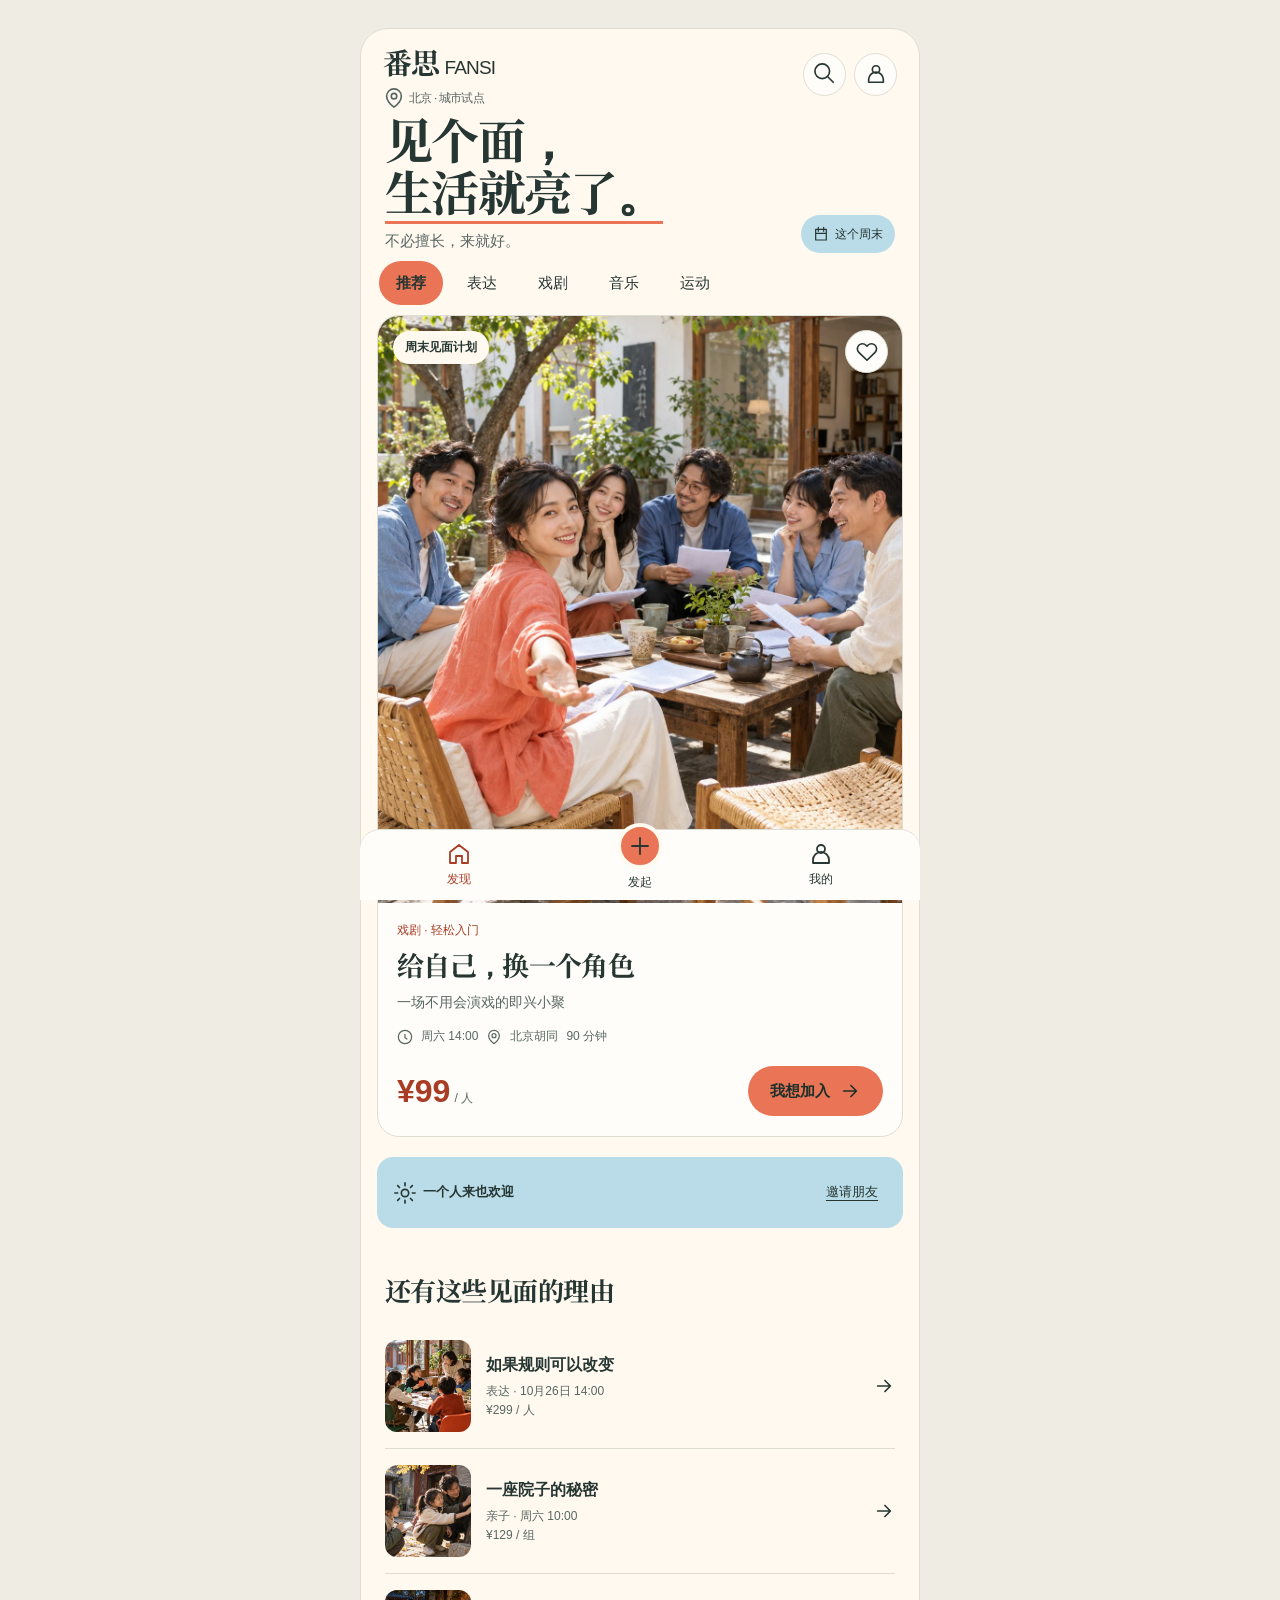
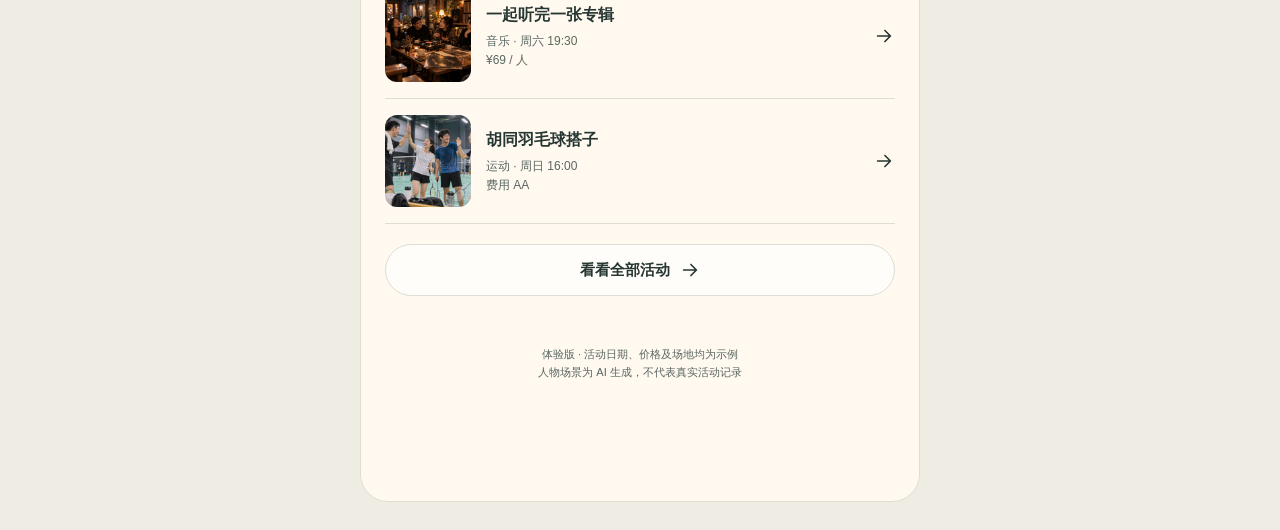
<file: public/index.html>
<!doctype html>
<html lang="zh-CN"><head><meta charset="utf-8"><meta name="viewport" content="width=device-width,initial-scale=1,viewport-fit=cover"><meta name="theme-color" content="#FFF9F0"><meta name="description" content="番思，让生活一起发生。发现表达、戏剧、音乐、运动和亲子小聚。"><title>见个面，生活就亮了｜番思 FANSI</title><link rel="stylesheet" href="app.css?v=20261013"><script defer src="app.js?v=20261013"></script></head><body data-page="home"><a class="skip" href="#content">跳转到内容</a><div class="app" id="app"></div><div id="toast" role="status" aria-live="polite"></div><noscript>此交互 Demo 需要启用 JavaScript。请在浏览器设置中启用后刷新。</noscript></body></html>
</file>
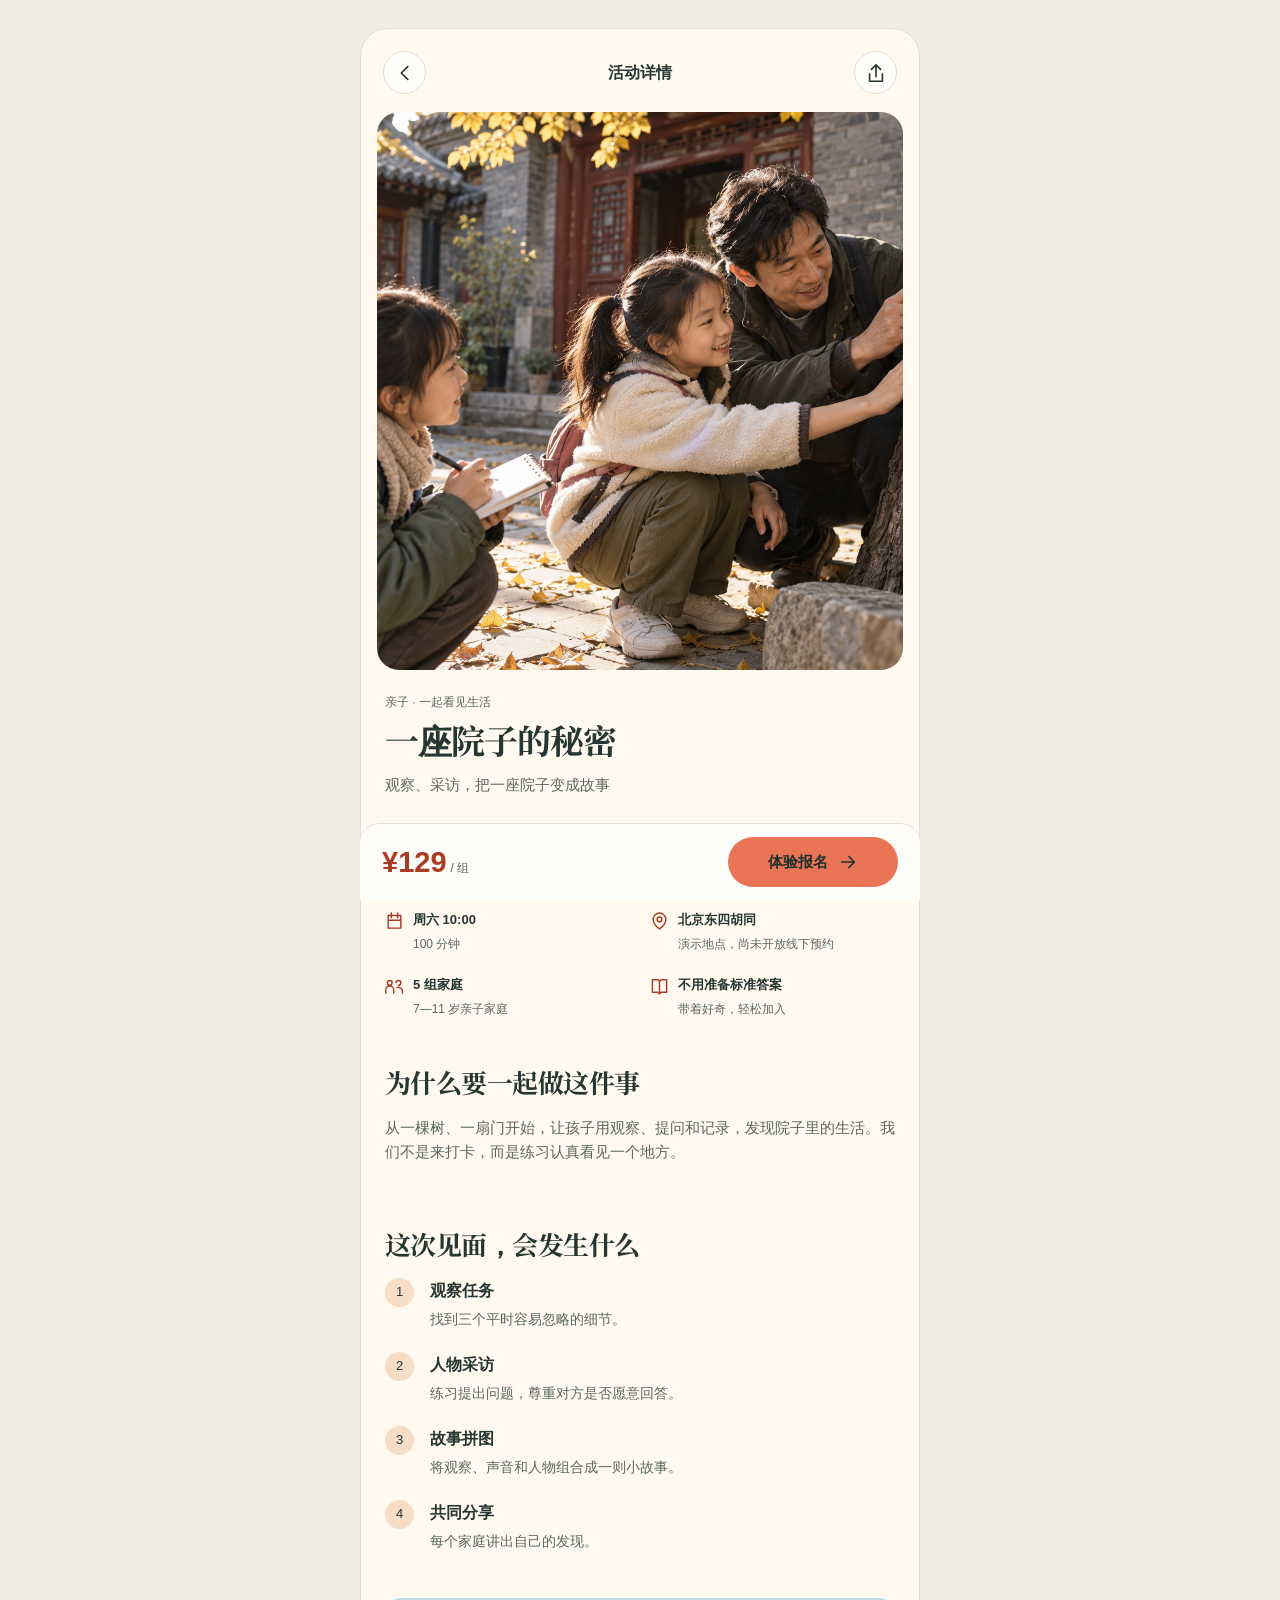
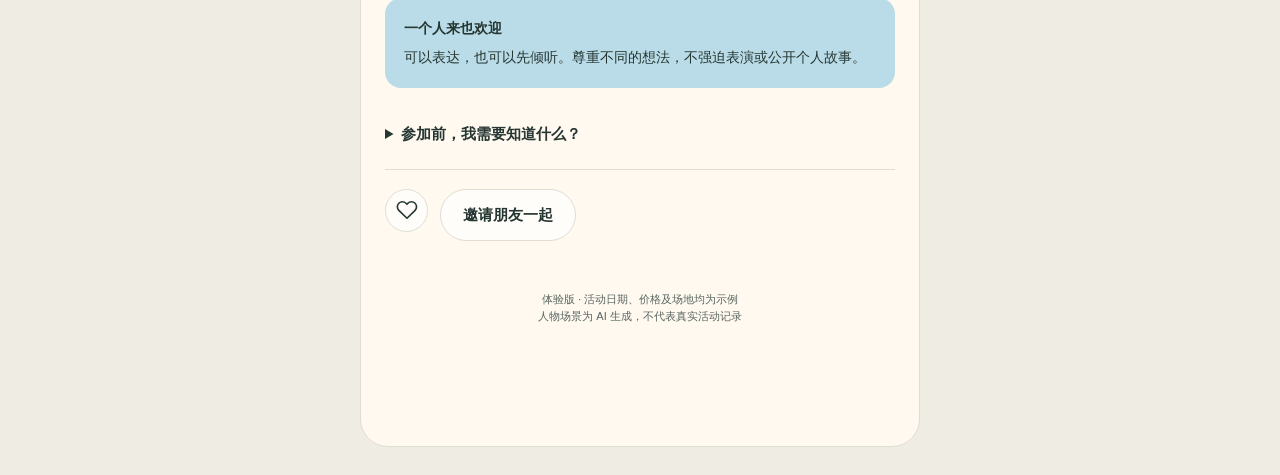
<file: public/activity.html>
<!doctype html>
<html lang="zh-CN"><head><meta charset="utf-8"><meta name="viewport" content="width=device-width,initial-scale=1,viewport-fit=cover"><meta name="theme-color" content="#FFF9F0"><meta name="description" content="番思，让生活一起发生。发现表达、戏剧、音乐、运动和亲子小聚。"><title>活动详情｜番思 FANSI</title><link rel="stylesheet" href="app.css?v=20261013"><script defer src="app.js?v=20261013"></script></head><body data-page="detail"><a class="skip" href="#content">跳转到内容</a><div class="app" id="app"></div><div id="toast" role="status" aria-live="polite"></div><noscript>此交互 Demo 需要启用 JavaScript。请在浏览器设置中启用后刷新。</noscript></body></html>
</file>
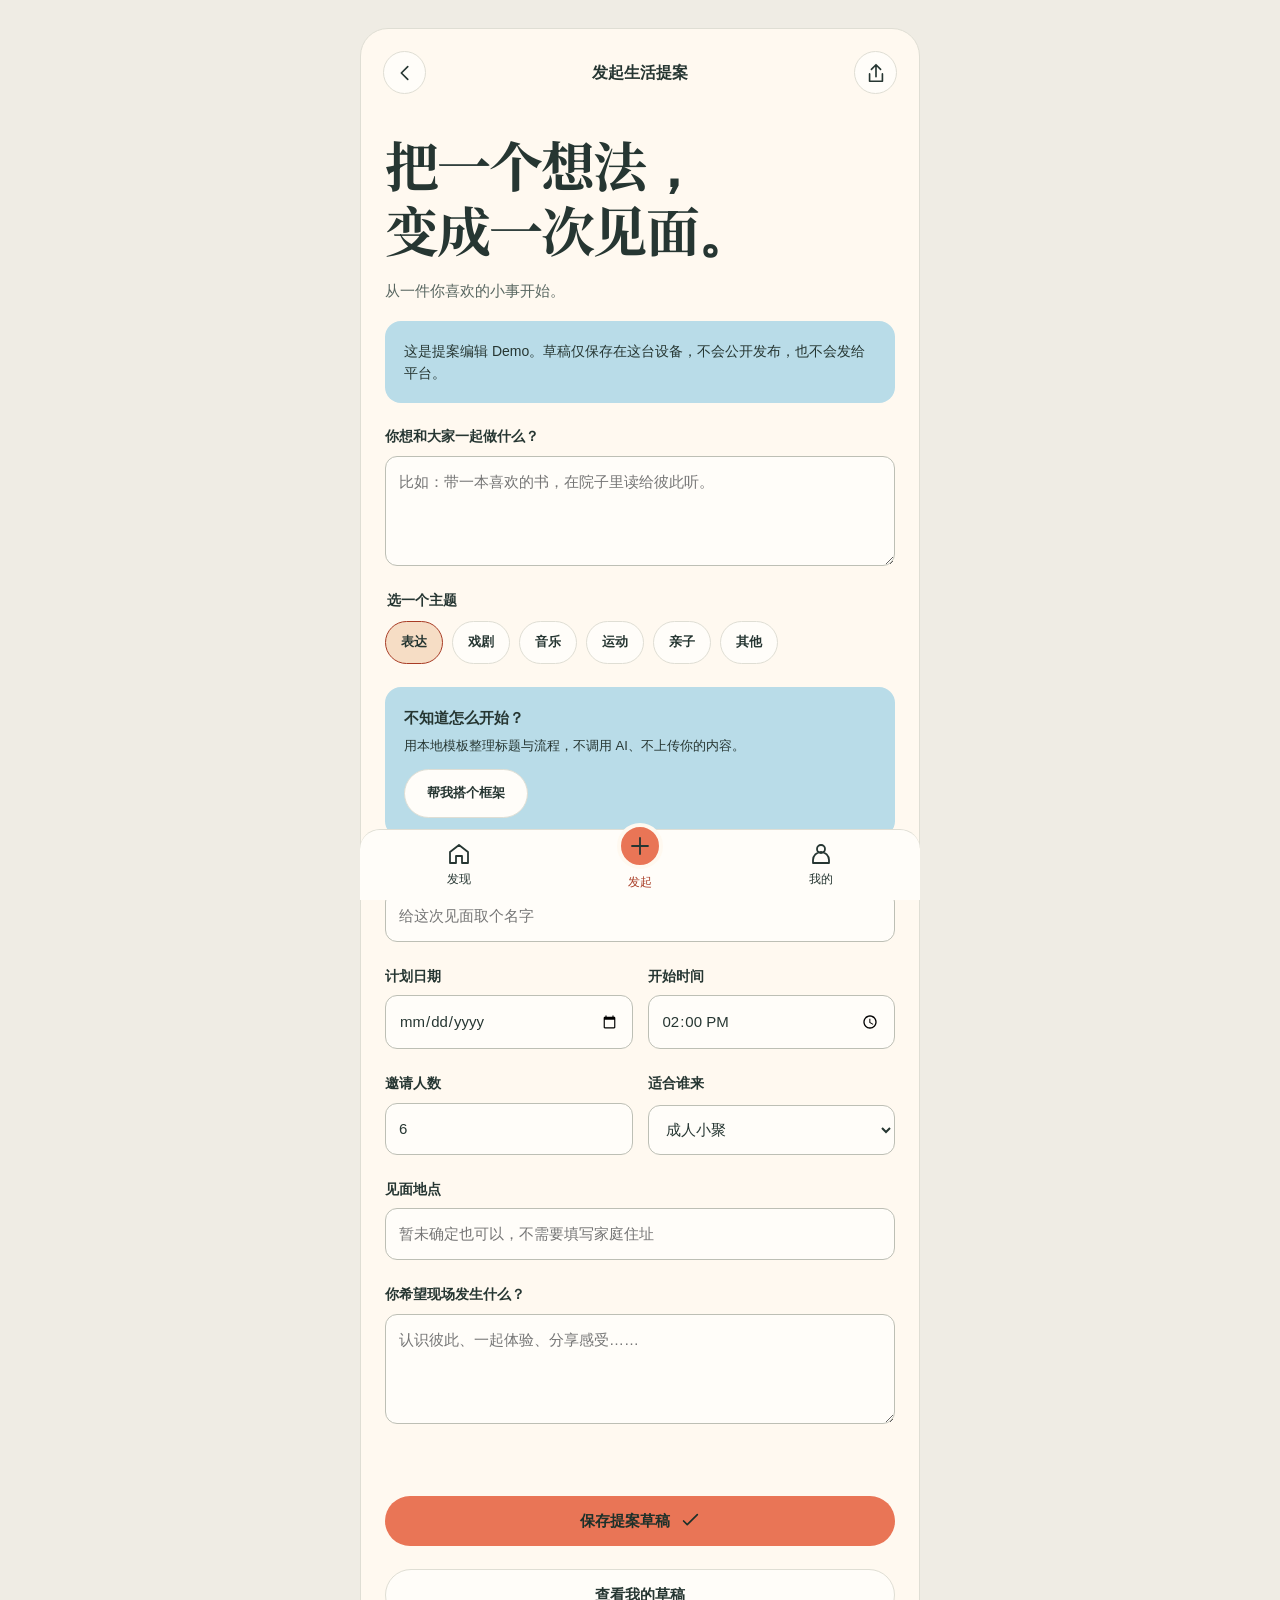
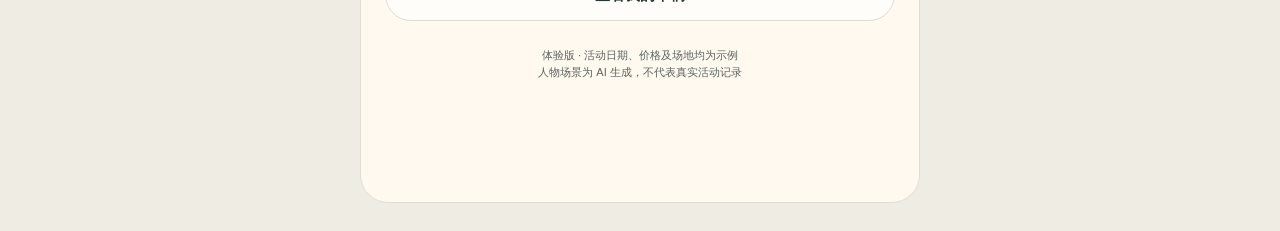
<file: public/create.html>
<!doctype html>
<html lang="zh-CN"><head><meta charset="utf-8"><meta name="viewport" content="width=device-width,initial-scale=1,viewport-fit=cover"><meta name="theme-color" content="#FFF9F0"><meta name="description" content="番思，让生活一起发生。发现表达、戏剧、音乐、运动和亲子小聚。"><title>发起生活提案｜番思 FANSI</title><link rel="stylesheet" href="app.css?v=20261013"><script defer src="app.js?v=20261013"></script></head><body data-page="create"><a class="skip" href="#content">跳转到内容</a><div class="app" id="app"></div><div id="toast" role="status" aria-live="polite"></div><noscript>此交互 Demo 需要启用 JavaScript。请在浏览器设置中启用后刷新。</noscript></body></html>
</file>
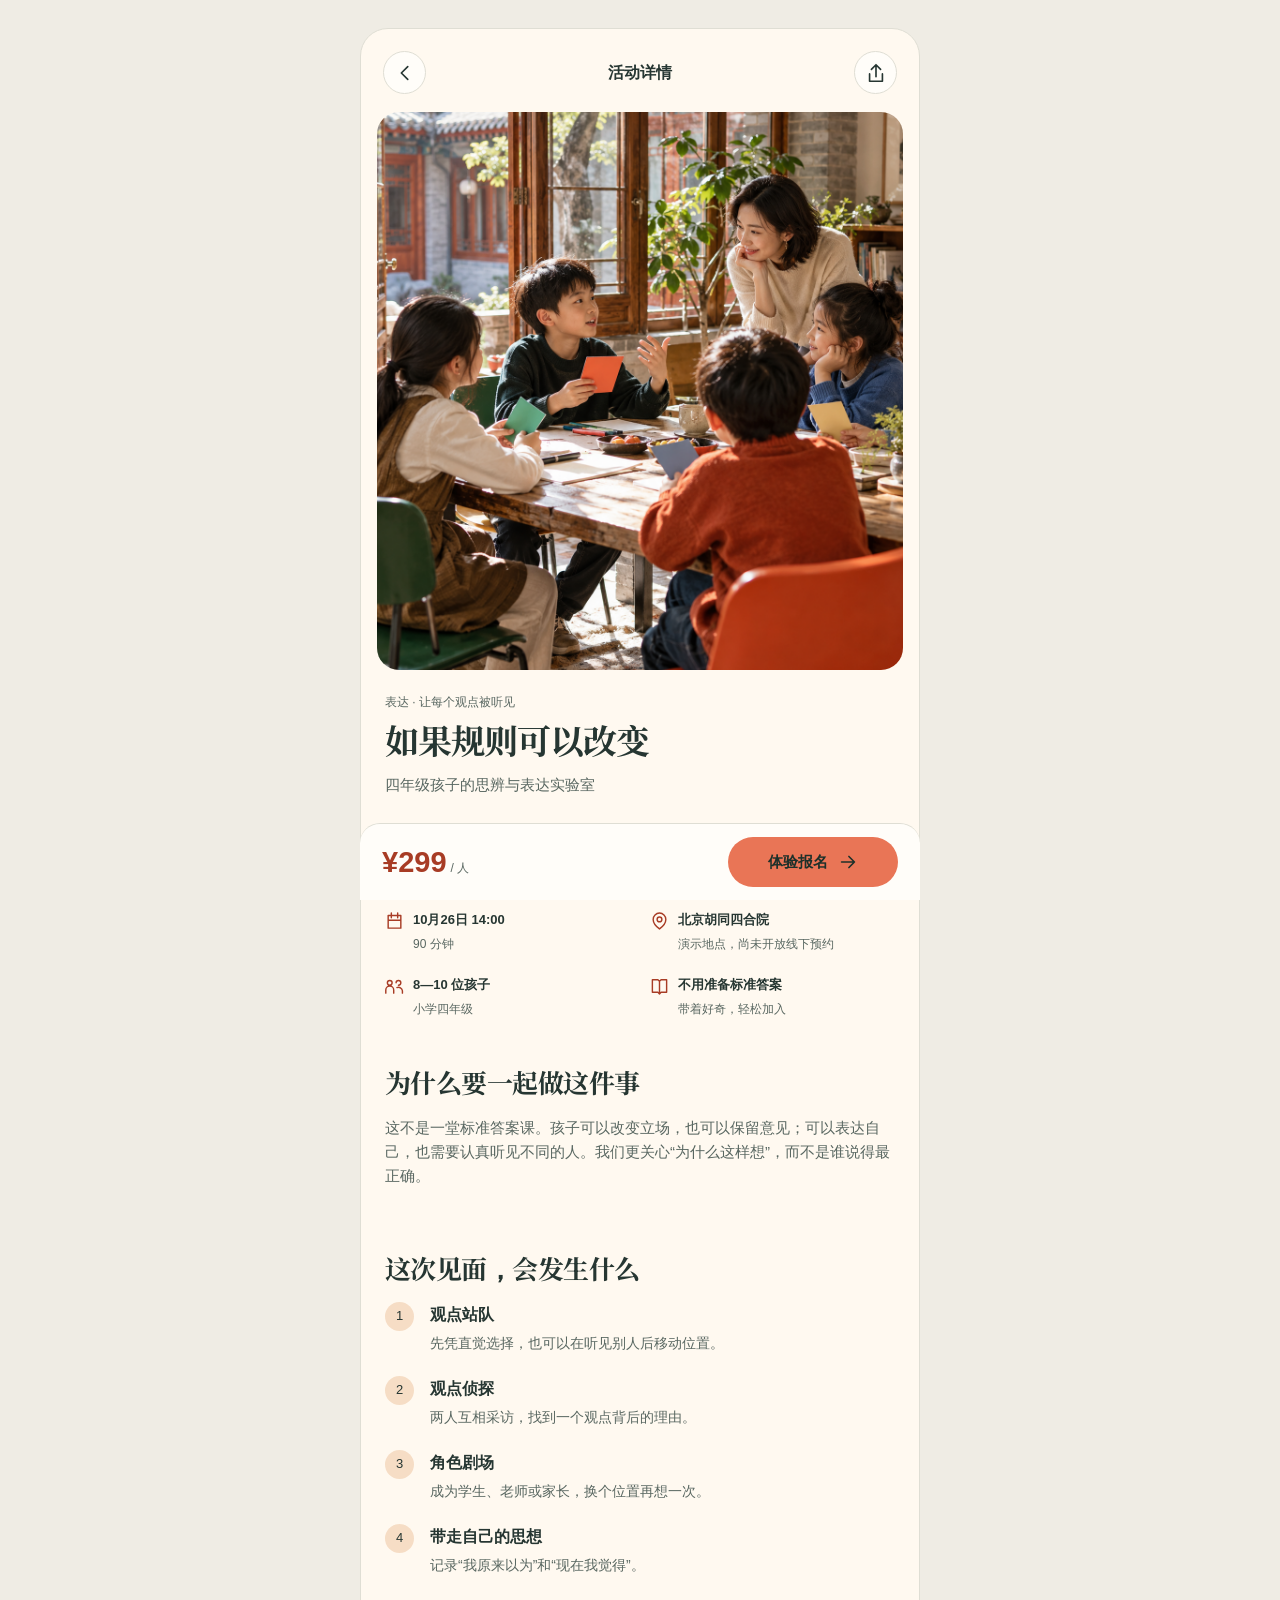
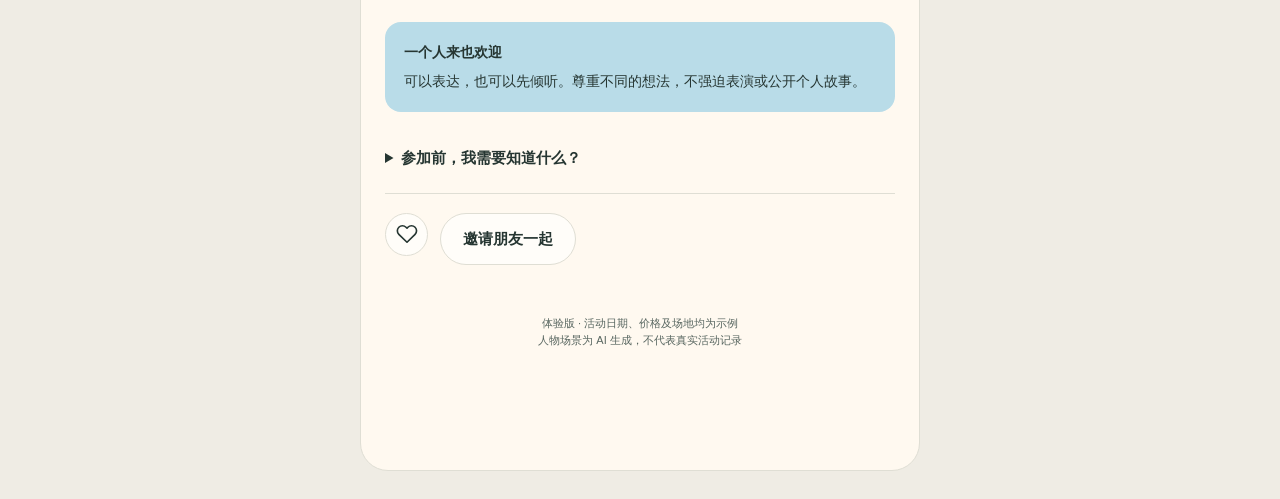
<file: public/event-detail.html>
<!doctype html>
<html lang="zh-CN"><head><meta charset="utf-8"><meta name="viewport" content="width=device-width,initial-scale=1,viewport-fit=cover"><meta name="theme-color" content="#FFF9F0"><meta name="description" content="番思，让生活一起发生。发现表达、戏剧、音乐、运动和亲子小聚。"><title>思辨与表达｜番思 FANSI</title><link rel="stylesheet" href="app.css?v=20261013"><script defer src="app.js?v=20261013"></script></head><body data-page="workshop"><a class="skip" href="#content">跳转到内容</a><div class="app" id="app"></div><div id="toast" role="status" aria-live="polite"></div><noscript>此交互 Demo 需要启用 JavaScript。请在浏览器设置中启用后刷新。</noscript></body></html>
</file>
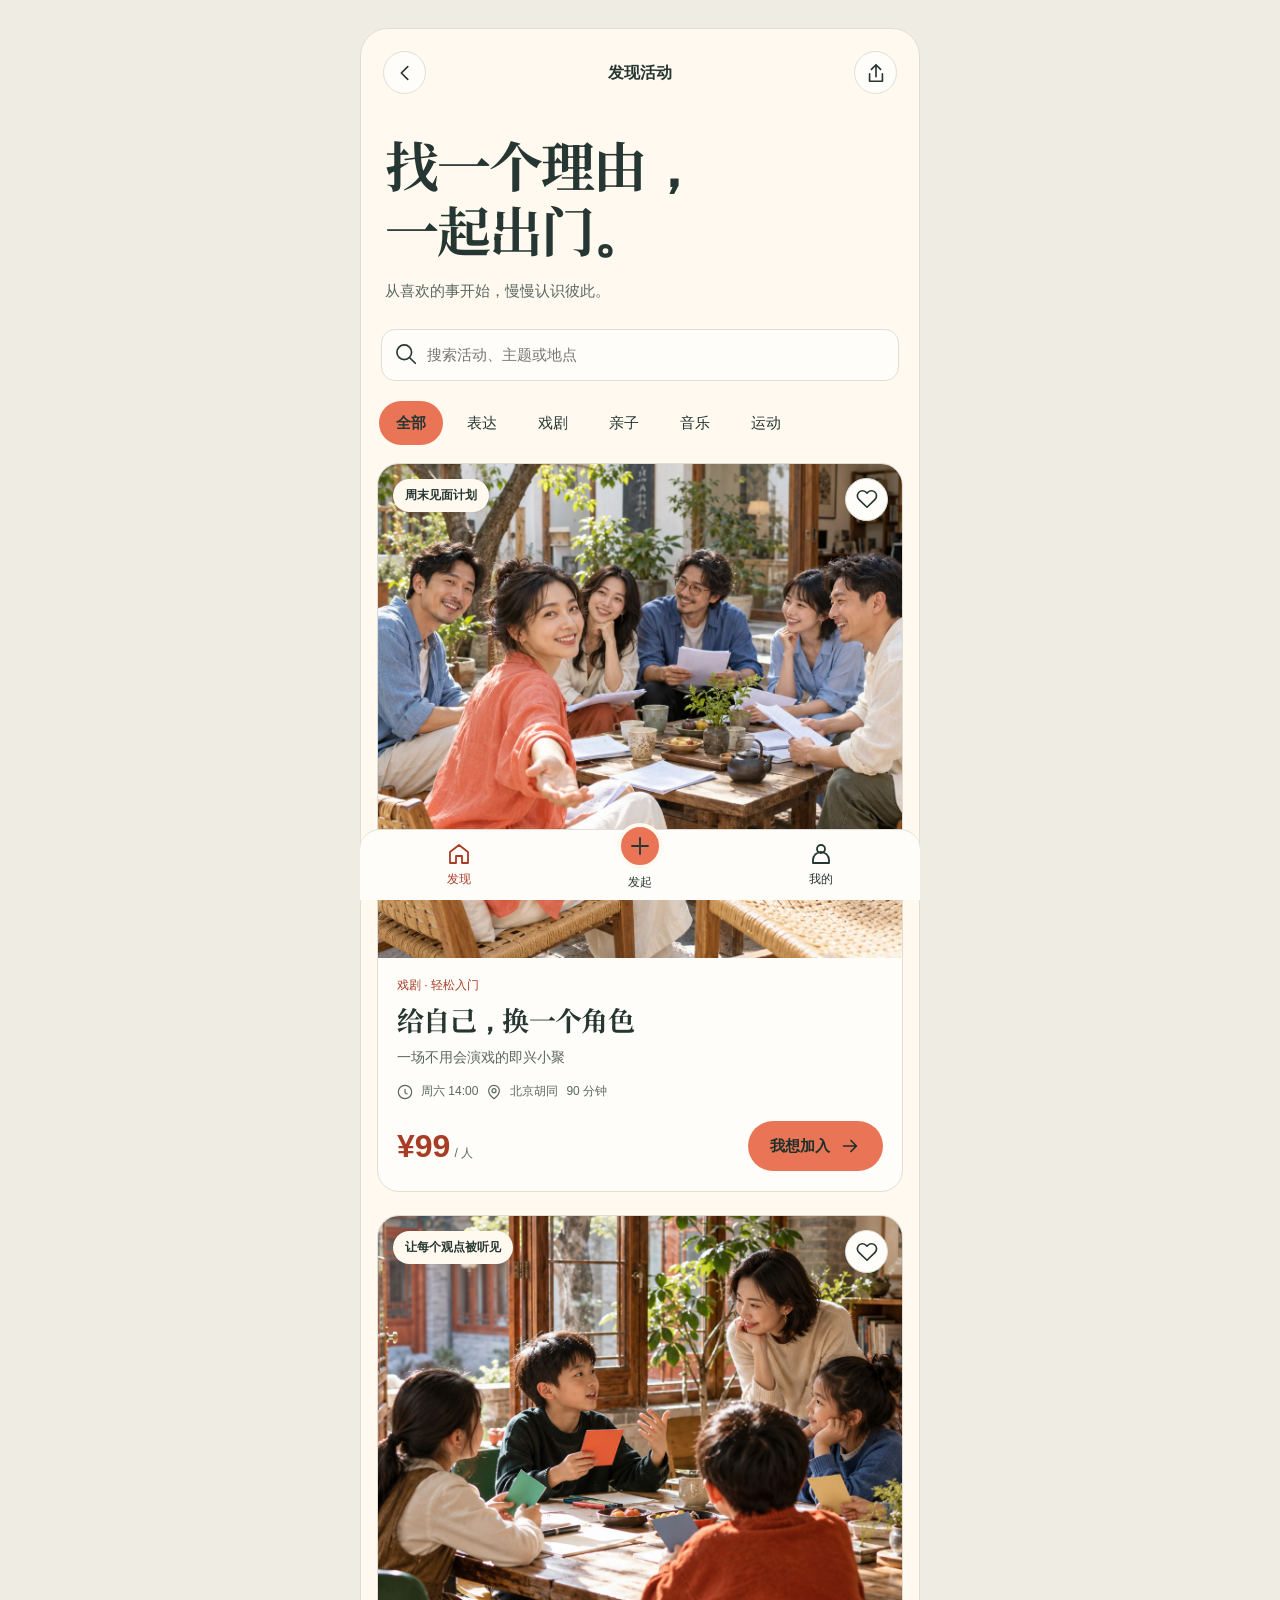
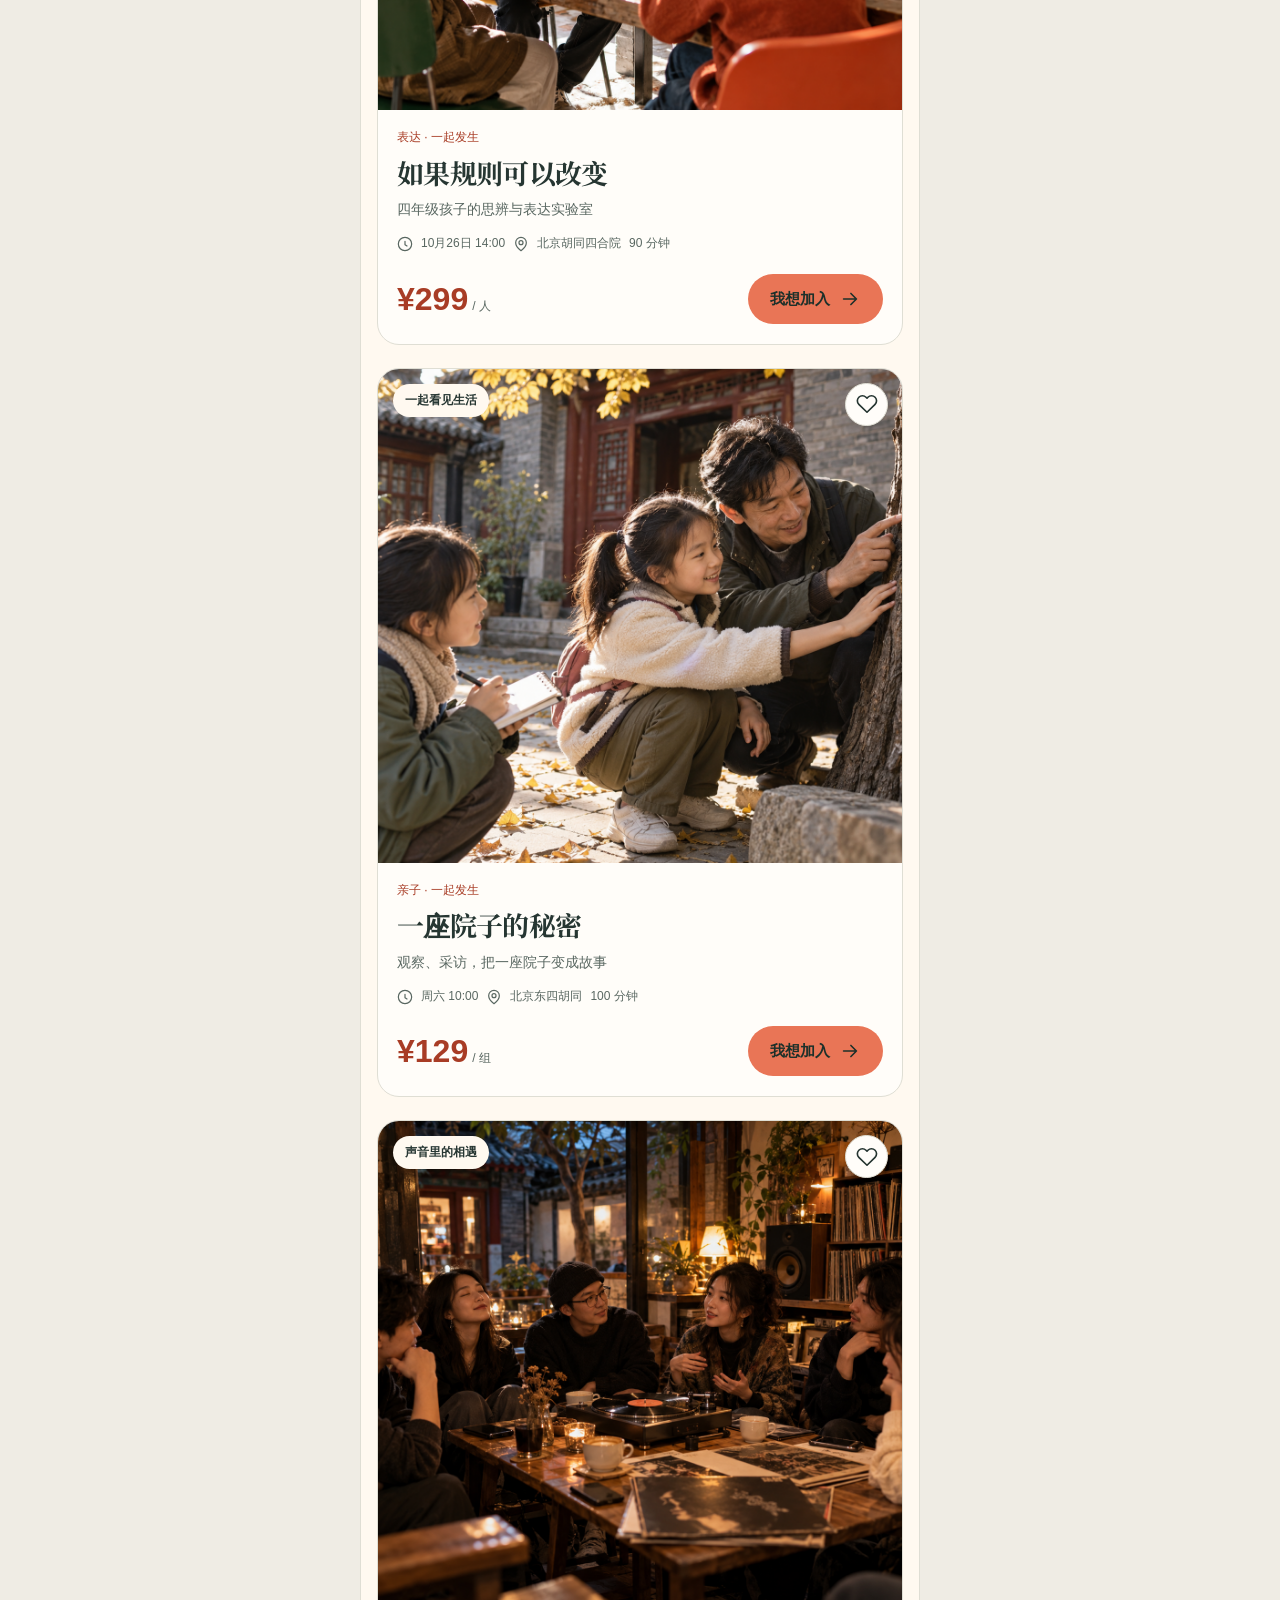
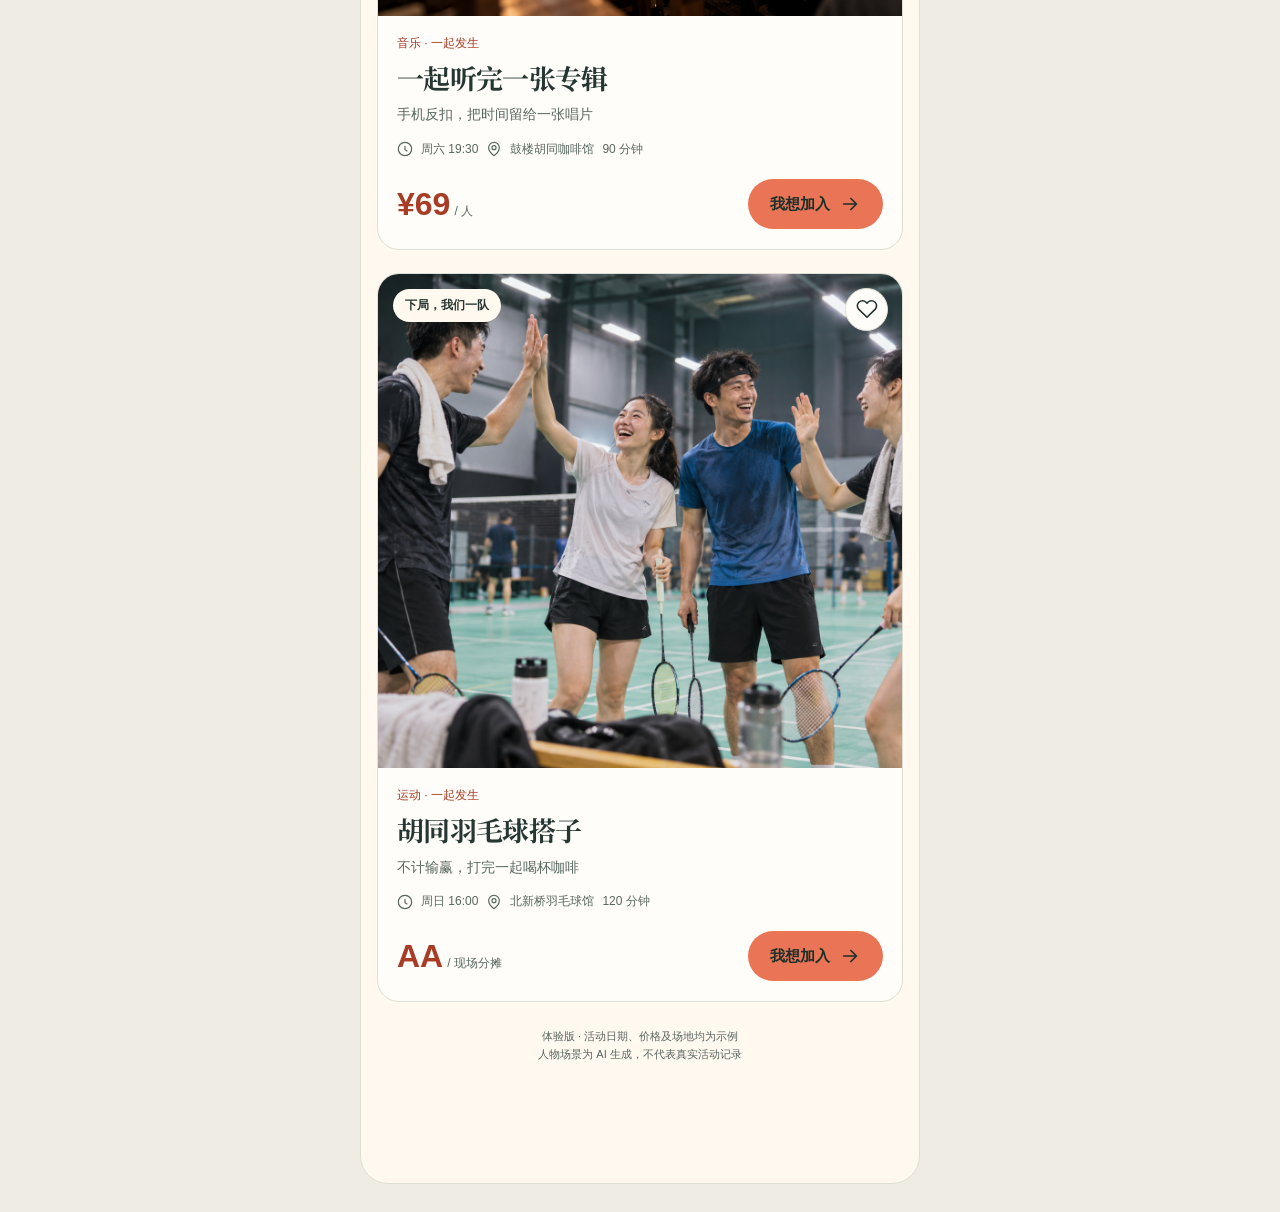
<file: public/events.html>
<!doctype html>
<html lang="zh-CN"><head><meta charset="utf-8"><meta name="viewport" content="width=device-width,initial-scale=1,viewport-fit=cover"><meta name="theme-color" content="#FFF9F0"><meta name="description" content="番思，让生活一起发生。发现表达、戏剧、音乐、运动和亲子小聚。"><title>发现活动｜番思 FANSI</title><link rel="stylesheet" href="app.css?v=20261013"><script defer src="app.js?v=20261013"></script></head><body data-page="events"><a class="skip" href="#content">跳转到内容</a><div class="app" id="app"></div><div id="toast" role="status" aria-live="polite"></div><noscript>此交互 Demo 需要启用 JavaScript。请在浏览器设置中启用后刷新。</noscript></body></html>
</file>
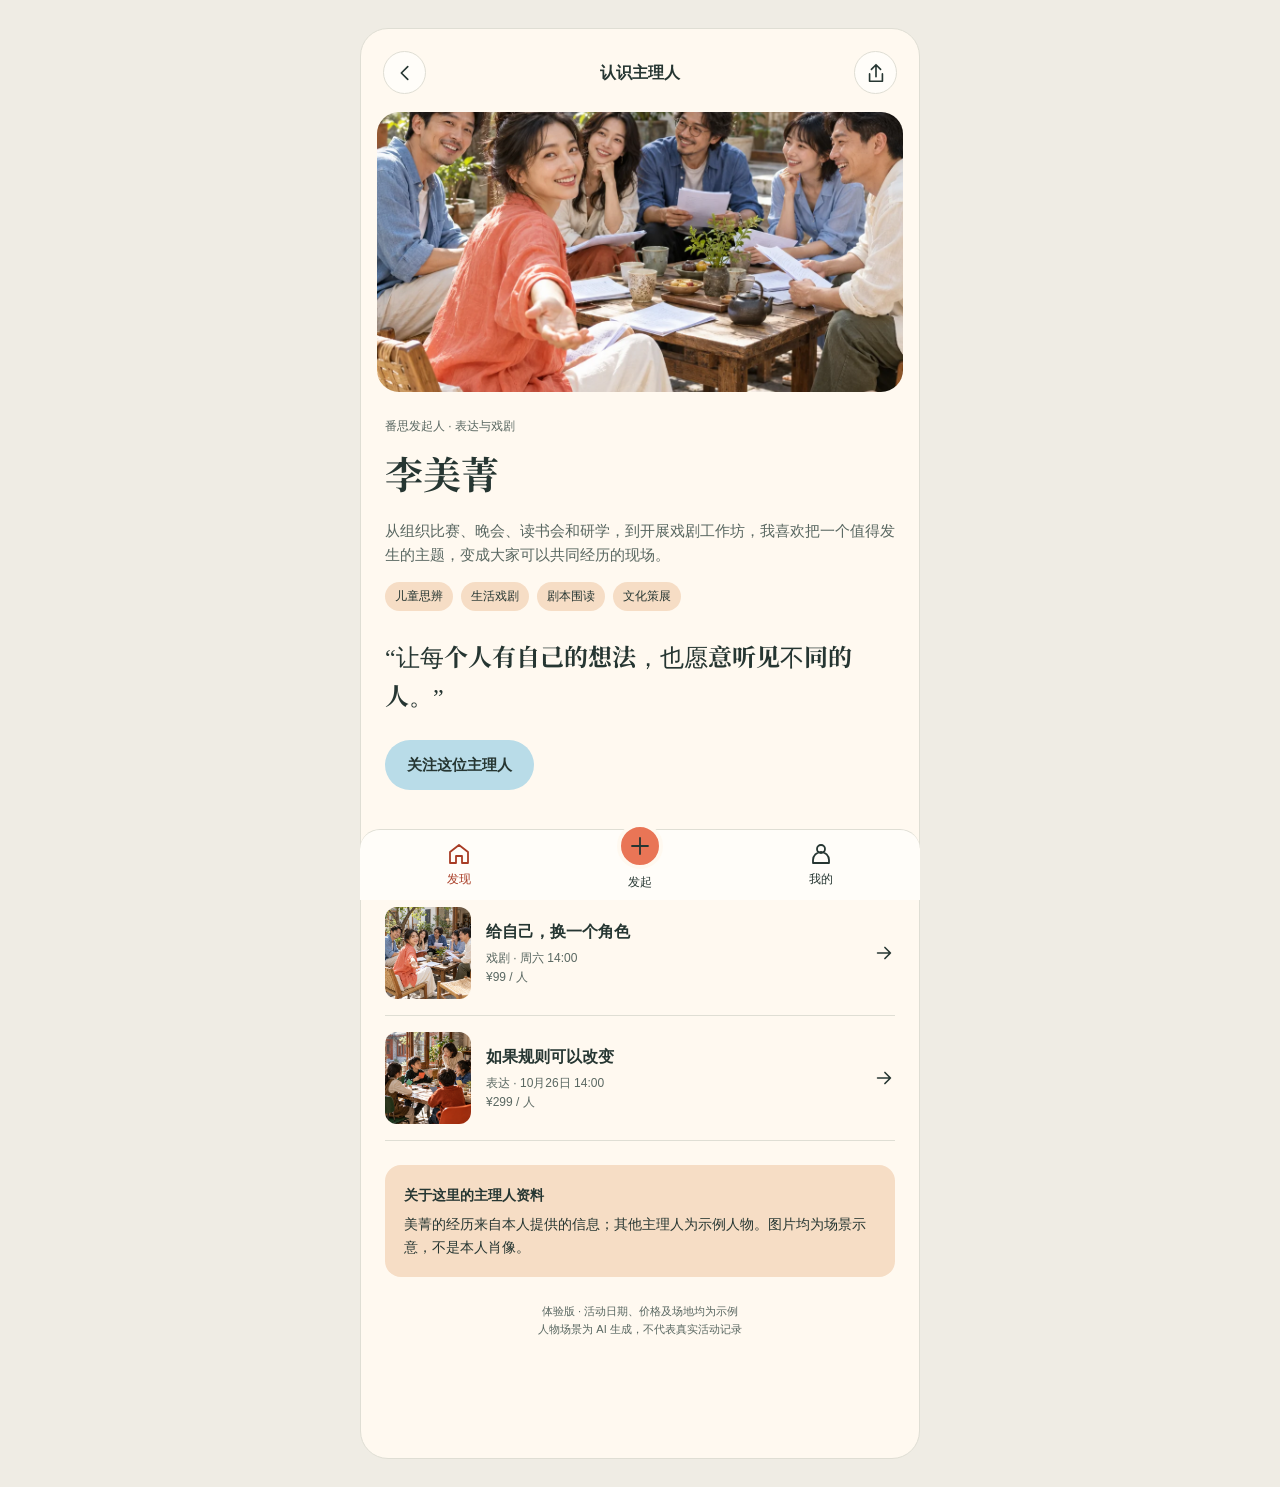
<file: public/host-profile.html>
<!doctype html>
<html lang="zh-CN"><head><meta charset="utf-8"><meta name="viewport" content="width=device-width,initial-scale=1,viewport-fit=cover"><meta name="theme-color" content="#FFF9F0"><meta name="description" content="番思，让生活一起发生。发现表达、戏剧、音乐、运动和亲子小聚。"><title>认识主理人｜番思 FANSI</title><link rel="stylesheet" href="app.css?v=20261013"><script defer src="app.js?v=20261013"></script></head><body data-page="host"><a class="skip" href="#content">跳转到内容</a><div class="app" id="app"></div><div id="toast" role="status" aria-live="polite"></div><noscript>此交互 Demo 需要启用 JavaScript。请在浏览器设置中启用后刷新。</noscript></body></html>
</file>
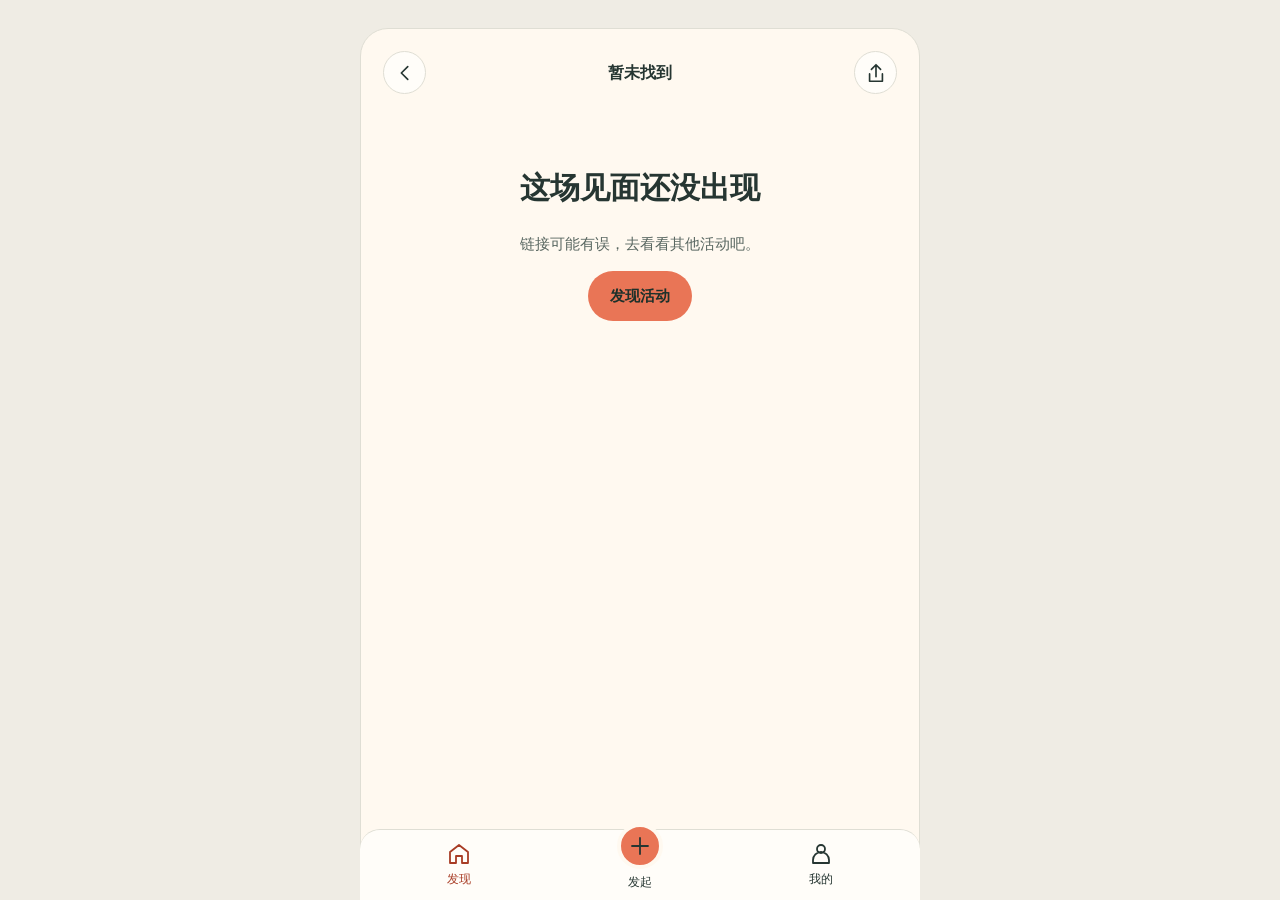
<file: public/join.html>
<!doctype html>
<html lang="zh-CN"><head><meta charset="utf-8"><meta name="viewport" content="width=device-width,initial-scale=1,viewport-fit=cover"><meta name="theme-color" content="#FFF9F0"><meta name="description" content="番思，让生活一起发生。发现表达、戏剧、音乐、运动和亲子小聚。"><title>参与意向｜番思 FANSI</title><link rel="stylesheet" href="app.css?v=20261013"><script defer src="app.js?v=20261013"></script></head><body data-page="join"><a class="skip" href="#content">跳转到内容</a><div class="app" id="app"></div><div id="toast" role="status" aria-live="polite"></div><noscript>此交互 Demo 需要启用 JavaScript。请在浏览器设置中启用后刷新。</noscript></body></html>
</file>
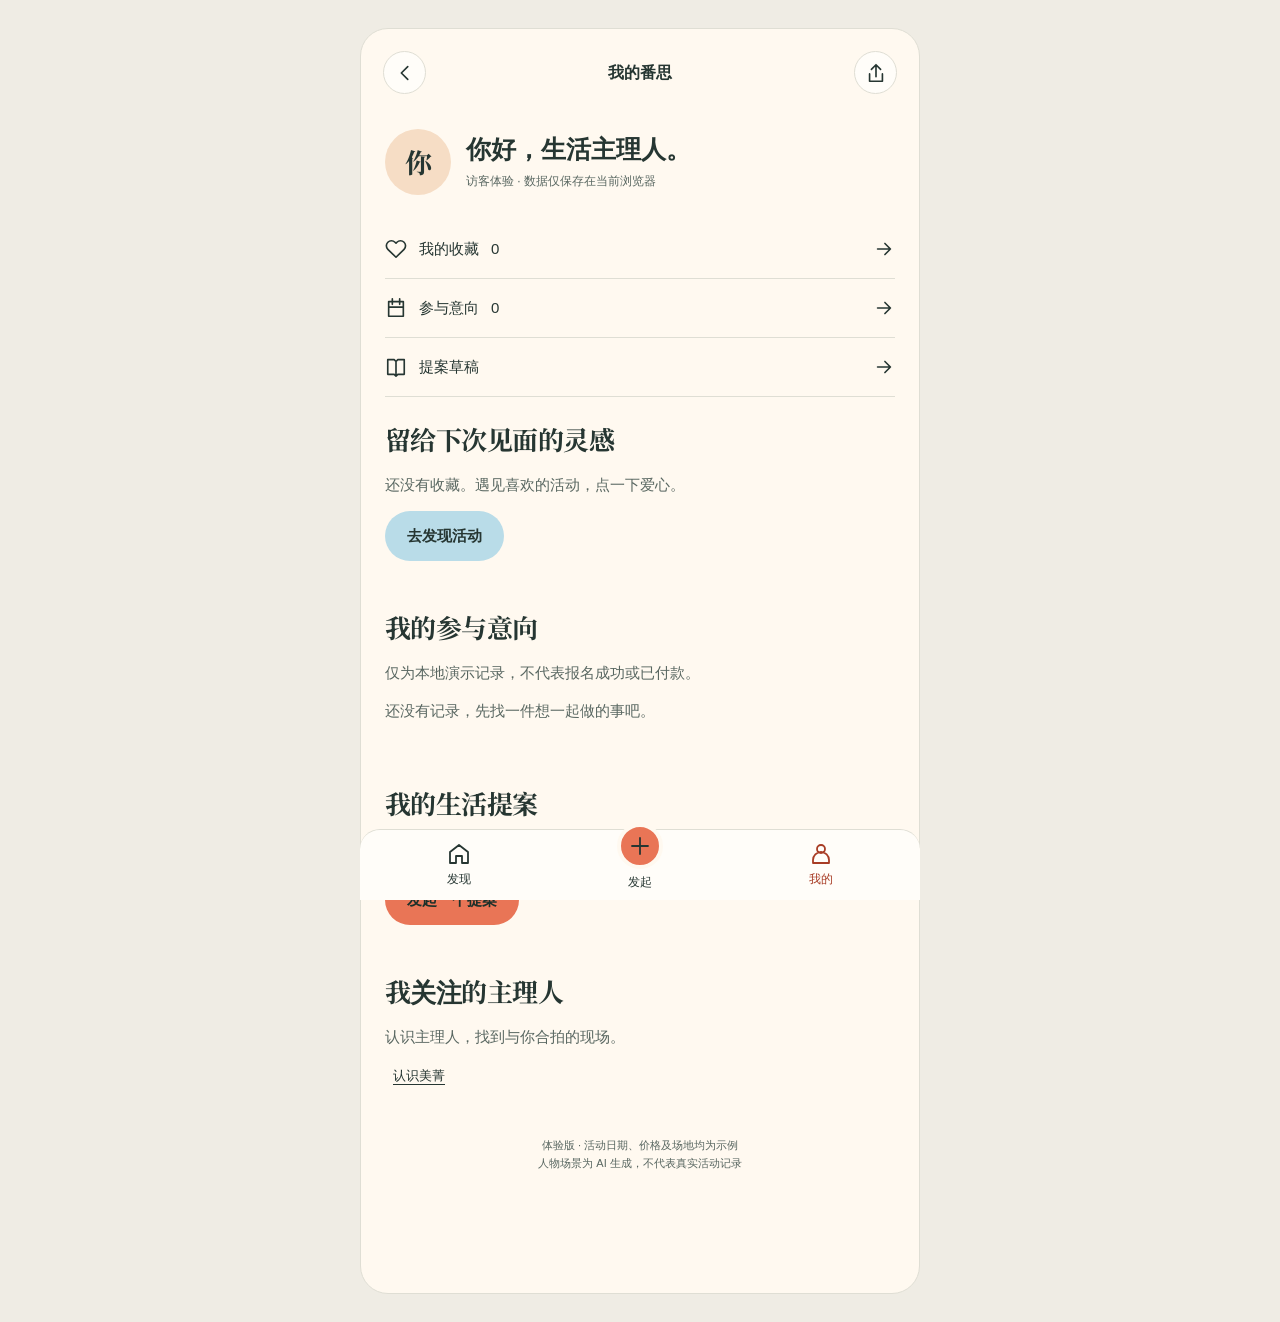
<file: public/my.html>
<!doctype html>
<html lang="zh-CN"><head><meta charset="utf-8"><meta name="viewport" content="width=device-width,initial-scale=1,viewport-fit=cover"><meta name="theme-color" content="#FFF9F0"><meta name="description" content="番思，让生活一起发生。发现表达、戏剧、音乐、运动和亲子小聚。"><title>我的番思｜番思 FANSI</title><link rel="stylesheet" href="app.css?v=20261013"><script defer src="app.js?v=20261013"></script></head><body data-page="my"><a class="skip" href="#content">跳转到内容</a><div class="app" id="app"></div><div id="toast" role="status" aria-live="polite"></div><noscript>此交互 Demo 需要启用 JavaScript。请在浏览器设置中启用后刷新。</noscript></body></html>
</file>
<file: public/app.css>
@font-face{font-family:FansiDisplay;src:url('assets/display.woff2') format('woff2');font-display:swap;font-weight:700}
:root{--paper:#fff9f0;--white:#fffdf9;--apricot:#f6ddc5;--coral:#e97556;--blue:#b9dce8;--ink:#263632;--muted:#596761;--line:#dfded4;--accent:#a83c25;--radius:22px}
*{box-sizing:border-box}html{scroll-behavior:smooth;scroll-padding-bottom:110px}body{margin:0;background:#efece4;color:var(--ink);font-family:'PingFang SC','Microsoft YaHei',sans-serif;font-size:15px;line-height:1.6}a{color:inherit;text-decoration:none}button,input,textarea,select{font:inherit;color:inherit}button,a,input,textarea,select{-webkit-tap-highlight-color:transparent}button{cursor:pointer}button:disabled{cursor:default;opacity:.5}button{border:0}img{display:block;max-width:100%}button:focus-visible,a:focus-visible,input:focus-visible,select:focus-visible,textarea:focus-visible{outline:3px solid #286b84;outline-offset:4px}::selection{background:var(--blue);color:var(--ink)}input,textarea{caret-color:var(--accent)}*{scrollbar-color:var(--apricot) var(--paper);scrollbar-width:thin}.skip{position:fixed;top:-60px;padding:10px;background:var(--ink);color:white;z-index:100}.skip:focus{top:0}.app{max-width:560px;margin:auto;background:var(--paper);min-height:100svh;padding-bottom:110px}.icon{width:22px;height:22px;fill:none;stroke:currentColor;stroke-width:1.8;stroke-linecap:round;stroke-linejoin:round;flex-shrink:0}.top{display:flex;align-items:center;justify-content:space-between;padding:18px 22px 10px;gap:12px}.brand{font-size:23px;letter-spacing:-.035em;white-space:nowrap}.brand strong{font-family:FansiDisplay,'Songti SC',serif;font-size:29px;margin-right:5px}.brand small{font-size:19px;font-weight:400}.location{display:flex;align-items:center;gap:4px;font-size:12px;color:var(--muted);margin-top:2px}.top-tools{display:flex;gap:8px}.circle{width:43px;height:43px;display:inline-flex;align-items:center;justify-content:center;border:1px solid var(--line);border-radius:50%;background:var(--white)}.circle[aria-pressed=true]{background:var(--apricot);color:var(--accent)}.circle[aria-pressed=true] .icon{fill:currentColor}.page-title{font-size:16px;margin:0}.intro{padding:16px 24px 18px;position:relative}.intro h1{font-family:FansiDisplay,'Songti SC','STSong',serif;font-size:clamp(37px,8.9vw,54px);line-height:1.2;letter-spacing:-.035em;margin:8px 0 17px;font-weight:700}.intro h1 span{display:inline-block;border-bottom:3px solid var(--coral);padding-bottom:5px}.intro p{margin:0;color:var(--muted);font-size:15px}.intro .weekend{position:absolute;right:24px;bottom:20px;background:var(--blue);padding:8px 12px;border-radius:24px;display:flex;align-items:center;gap:6px;font-size:12px}.weekend .icon{width:16px}.tabs{display:flex;gap:7px;padding:4px 18px 18px;overflow:auto}.tab{padding:10px 17px;min-height:44px;border-radius:24px;background:transparent;white-space:nowrap;font-size:15px}.tab[aria-pressed=true]{background:var(--coral);font-weight:700}.home-feed,.feed{padding:0 16px;display:grid;gap:23px}.event-card{background:var(--white);border:1px solid var(--line);border-radius:var(--radius);overflow:hidden}.card-media{position:relative}.card-photo{width:100%;aspect-ratio:1.06;object-fit:cover}.home-feed .event-card:first-child .card-photo{aspect-ratio:1/1.12}.photo-link{display:block}.photo-link img{transition:filter .2s}.photo-link:hover img{filter:brightness(1.04)}.badge{position:absolute;left:15px;top:15px;border-radius:24px;padding:7px 12px;background:var(--paper);font-size:12px;font-weight:600;pointer-events:none}.card-media .save{position:absolute;right:14px;top:14px}.card-copy{padding:18px 19px 20px}.category{color:var(--accent);font-size:12px;margin:0 0 7px}.card-copy h2{font-family:FansiDisplay,'Songti SC',serif;font-size:27px;letter-spacing:-.025em;line-height:1.35;margin:0 0 7px}.card-copy .subtitle{font-size:14px;color:var(--muted);margin:0 0 14px}.meta{display:flex;gap:8px;align-items:center;font-size:12px;color:var(--muted);flex-wrap:wrap}.meta .icon{width:16px;height:16px}.card-footer{display:flex;justify-content:space-between;align-items:center;gap:12px;margin-top:20px}.price{font-size:32px;font-weight:700;line-height:1;color:var(--accent);font-variant-numeric:tabular-nums}.price small{font-size:12px;font-weight:400;color:var(--muted);margin-left:4px}.btn{display:inline-flex;align-items:center;justify-content:center;gap:9px;border-radius:30px;padding:13px 22px;min-height:48px;font-weight:600;text-align:center}.primary{background:var(--coral);color:#1c302a}.primary:hover{background:#ef8768}.secondary{background:var(--blue)}.plain{background:var(--white);border:1px solid var(--line)}.invite{display:flex;align-items:center;justify-content:space-between;gap:8px;margin:20px 16px;background:var(--blue);padding:17px;border-radius:16px;font-size:13px}.invite b{display:flex;gap:7px;align-items:center}.text-btn{background:none;padding:8px;font-size:13px;text-decoration:underline;text-underline-offset:4px}.section{padding:24px}.section h2{font-family:FansiDisplay,'Songti SC',serif;font-size:26px;line-height:1.35;margin:0 0 17px;letter-spacing:-.02em}.section p{margin:0 0 14px;color:var(--muted)}.section-head{display:flex;align-items:center;justify-content:space-between;gap:10px;padding:16px 23px}.section-head h2{font-size:22px;font-family:FansiDisplay,'Songti SC',serif}.mini-link{display:flex;align-items:center;gap:15px;padding:16px 0;border-bottom:1px solid var(--line)}.mini-link img{width:86px;height:92px;object-fit:cover;border-radius:12px}.mini-link h3{font-size:16px;margin:0 0 5px}.mini-link p{font-size:12px;margin:0;color:var(--muted)}.mini-link .icon{margin-left:auto}.nav{position:fixed;bottom:0;left:50%;transform:translateX(-50%);width:min(100%,560px);z-index:30;display:grid;grid-template-columns:repeat(3,1fr);background:var(--white);border-top:1px solid var(--line);padding:9px 8px calc(8px + env(safe-area-inset-bottom))}.nav a{display:flex;flex-direction:column;align-items:center;justify-content:center;gap:4px;font-size:12px;min-height:49px}.nav a[aria-current=page]{color:var(--accent)}.nav .icon{width:24px;height:24px}.nav .plus{background:var(--coral);color:var(--ink);width:38px;height:38px;border-radius:50%;display:grid;place-items:center;margin-top:-16px;border:4px solid var(--paper);box-sizing:content-box}.demo-note{font-size:11px;color:var(--muted);text-align:center;margin:26px 24px 10px}.search{display:flex;align-items:center;gap:9px;margin:8px 20px 16px;padding:0 14px;background:var(--white);border:1px solid var(--line);border-radius:14px}.search input{width:100%;min-width:0;border:0;background:transparent;padding:13px 0;outline-offset:0}.empty{text-align:center;padding:40px 24px}.empty h2{font-size:23px}.empty p{color:var(--muted)}.detail-photo{width:calc(100% - 32px);margin:8px 16px 0;aspect-ratio:1/1.06;object-fit:cover;border-radius:var(--radius)}.detail-heading{padding:23px 24px 8px}.detail-heading h1{font-family:FansiDisplay,'Songti SC',serif;font-size:34px;line-height:1.25;letter-spacing:-.03em;margin:7px 0 12px}.detail-heading p{color:var(--muted);margin:0}.host-link{display:flex;gap:12px;align-items:center;padding:18px 0;border-bottom:1px solid var(--line);margin:0 24px}.avatar-letter{width:48px;height:48px;border-radius:50%;display:grid;place-items:center;background:var(--apricot);font-family:FansiDisplay,serif;font-size:21px;flex-shrink:0}.host-link strong{font-size:14px}.host-link small{display:block;color:var(--muted);font-size:12px}.host-link>.icon{margin-left:auto}.facts{margin:20px 24px;display:grid;grid-template-columns:1fr 1fr;gap:20px}.fact{display:flex;gap:9px;align-items:flex-start}.fact .icon{width:19px;color:var(--accent)}.fact b{font-size:13px;display:block}.fact small{font-size:12px;color:var(--muted)}.timeline{list-style:none;margin:0;padding:0}.timeline li{display:flex;gap:16px;padding:0 0 22px}.timeline .number{font-size:13px;width:29px;height:29px;border-radius:50%;display:grid;place-items:center;background:var(--apricot);flex-shrink:0}.timeline h3{margin:0 0 4px;font-size:16px}.timeline p{font-size:14px;margin:0}.notice{margin:0 24px 22px;background:var(--blue);padding:19px;border-radius:16px;font-size:14px}.notice p{margin:7px 0 0}.notice.apricot{background:var(--apricot)}.action-bar{position:fixed;bottom:0;left:50%;transform:translateX(-50%);width:min(100%,560px);padding:13px 22px calc(13px + env(safe-area-inset-bottom));background:var(--white);border-top:1px solid var(--line);display:flex;justify-content:space-between;align-items:center;gap:15px;z-index:30}.action-bar .price{font-size:29px}.action-bar .btn{min-width:170px}.form{padding:0 24px;display:grid;gap:23px}.field{display:grid;gap:8px}.field label,.field legend{font-size:14px;font-weight:600}.field input,.field textarea,.field select{width:100%;background:var(--white);border:1px solid #bdbfb5;border-radius:12px;padding:13px;min-height:48px}.field textarea{min-height:110px;resize:vertical}.field small{color:var(--muted);font-size:12px}.row{display:grid;grid-template-columns:1fr 1fr;gap:15px}.form fieldset{border:0;padding:0;margin:0}.choices{display:flex;flex-wrap:wrap;gap:9px;margin-top:10px}.choices label{position:relative}.choices input{position:absolute;opacity:0;width:1px;height:1px}.choices span{display:block;padding:10px 15px;border:1px solid var(--line);border-radius:24px;background:var(--white);font-size:13px}.choices input:checked+span{background:var(--apricot);border-color:var(--accent)}.choices input:focus-visible+span{outline:3px solid #286b84}.helper{background:var(--blue);padding:19px;border-radius:16px}.helper p{font-size:13px;margin:6px 0 12px}.helper .btn{font-size:13px}.full{width:100%}.form-status{color:var(--accent);font-size:13px}.check{display:flex;align-items:flex-start;gap:10px;font-size:13px}.check input{width:19px;height:19px;accent-color:var(--accent);margin-top:2px;flex-shrink:0}.profile-banner{margin:8px 16px 0;width:calc(100% - 32px);height:280px;object-fit:cover;border-radius:22px}.profile-body{padding:25px 24px}.profile-body h1{font-family:FansiDisplay,'Songti SC',serif;font-size:38px;margin:5px 0}.profile-body p{color:var(--muted)}.tags{display:flex;gap:8px;flex-wrap:wrap}.tags span{background:var(--apricot);padding:5px 10px;border-radius:16px;font-size:12px}.quote{font-family:FansiDisplay,'Songti SC',serif;font-size:24px;line-height:1.6;margin:26px 0}.account{display:flex;align-items:center;gap:15px;padding:25px 24px}.account h1{margin:0;font-size:25px}.account p{margin:3px 0;color:var(--muted);font-size:12px}.account .avatar-letter{width:66px;height:66px;font-size:27px}.menu{margin:0 24px}.menu a{display:flex;align-items:center;gap:12px;padding:17px 0;border-bottom:1px solid var(--line)}.menu a>.icon:last-child{margin-left:auto}.draft-card{padding:17px 0;border-bottom:1px solid var(--line)}.draft-card p{font-size:13px;color:var(--muted)}.draft-card h3{margin:0;font-size:17px}.success{padding:45px 24px;text-align:center}.success .success-icon{background:var(--blue);width:74px;height:74px;border-radius:50%;margin:auto;display:grid;place-items:center}.success h1{font-family:FansiDisplay,serif;font-size:32px}.success p{color:var(--muted)}.success .btn{margin:10px 0}.summary{display:flex;gap:15px;margin:15px 24px 24px;align-items:center}.summary img{width:100px;height:120px;border-radius:14px;object-fit:cover}.summary h2{font-size:19px;margin:0 0 8px}.summary p{font-size:13px;margin:3px 0;color:var(--muted)}details{margin:0 24px 15px;border-bottom:1px solid var(--line);padding:12px 0}summary{cursor:pointer;font-weight:600;min-height:35px}details p{color:var(--muted);font-size:14px}.share-box{display:grid;gap:9px}.share-box input{width:100%;padding:10px;border:1px solid var(--line);border-radius:8px}#toast{position:fixed;bottom:110px;left:50%;transform:translateX(-50%);max-width:calc(100% - 40px);width:max-content;background:var(--ink);color:white;padding:12px 18px;border-radius:12px;z-index:90;opacity:0;pointer-events:none;font-size:13px}#toast.visible{opacity:1}.visually-hidden{position:absolute;width:1px;height:1px;overflow:hidden;clip-path:inset(50%)}
body[data-page=home] .top{padding-top:10px;padding-bottom:4px}
body[data-page=home] .intro{padding-top:0;padding-bottom:8px}
body[data-page=home] .intro h1{font-size:38px;line-height:1.07;margin:0 0 5px}
body[data-page=home] .intro .weekend{bottom:8px}
body[data-page=home] .tabs{padding-top:0;padding-bottom:10px}
@media(min-width:700px){body{padding:28px 0}.app{border-radius:28px;min-height:calc(100svh - 56px);border:1px solid var(--line)}.top{padding-top:22px}.nav,.action-bar{border-radius:20px 20px 0 0}.intro{padding-top:20px}.intro h1{font-size:54px}body[data-page=home] .intro h1{font-size:48px}}
@media(max-width:370px){.intro .weekend{position:static;display:inline-flex;margin-top:12px}.intro h1{font-size:36px}.tab{padding:9px 12px}.card-copy h2{font-size:25px}.btn{padding:12px 17px}.row{grid-template-columns:1fr}.action-bar .btn{min-width:145px}.brand strong{font-size:26px}.top{padding-left:17px;padding-right:17px}}
@media(prefers-reduced-motion:reduce){html{scroll-behavior:auto}*,*::before,*::after{transition:none!important;animation:none!important}}
</file>
